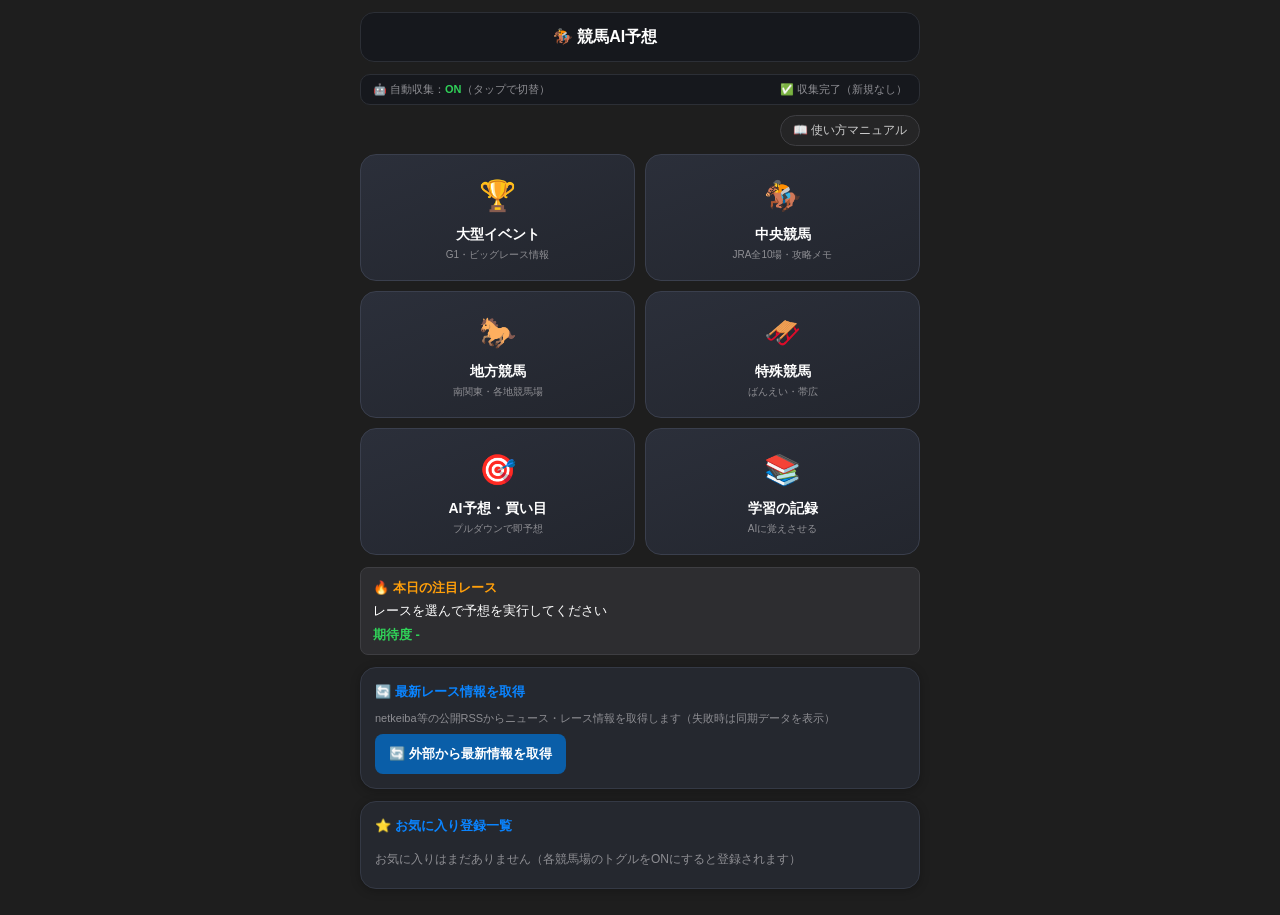
<file: index.html>
<!DOCTYPE html>
<html lang="ja">
<head>
<meta charset="UTF-8">
<meta name="viewport" content="width=device-width, initial-scale=1.0">
<title>競馬AI予想 - Elizabeth</title>
<link rel="manifest" href="manifest.json">
<meta name="theme-color" content="#1e1e1e">
<meta name="apple-mobile-web-app-capable" content="yes">
<meta name="apple-mobile-web-app-status-bar-style" content="black-translucent">
<meta name="apple-mobile-web-app-title" content="競馬AI予想">
<link rel="apple-touch-icon" href="icon-192.png">
<style>
* { margin: 0; padding: 0; box-sizing: border-box; }
body { font-family: -apple-system, BlinkMacSystemFont, "Hiragino Kaku Gothic ProN", "Yu Gothic", Meiryo, sans-serif; background: #1e1e1e; color: #ffffff; line-height: 1.5; padding: 12px; }
.app-container { max-width: 560px; margin: 0 auto; }

.app-bar { background: #16181d; border: 1px solid #2c2f36; border-radius: 14px; padding: 12px 14px; margin-bottom: 12px; display: flex; align-items: center; gap: 10px; position: sticky; top: 8px; z-index: 10; }
.back-btn { display: none; padding: 7px 12px; background: #2d2f36; border: 1px solid #3e3e42; border-radius: 8px; color: #64d2ff; font-size: 12px; font-weight: 600; cursor: pointer; white-space: nowrap; }
.back-btn:hover { background: #3e3e42; }
.app-title { flex: 1; text-align: center; font-size: 16px; font-weight: 700; color: #ffffff; }
.app-sub { font-size: 11px; color: #0a84ff; font-weight: 600; min-width: 60px; text-align: right; }

.menu-grid { display: grid; grid-template-columns: 1fr 1fr; gap: 10px; margin-bottom: 12px; }
.menu-card { background: linear-gradient(160deg, #2b2f3a 0%, #23262e 100%); border: 1px solid #3a3f4d; border-radius: 16px; padding: 18px 10px; text-align: center; cursor: pointer; transition: transform 0.12s, border-color 0.12s, box-shadow 0.12s; }
.menu-card:hover { transform: translateY(-2px); border-color: #0a84ff; box-shadow: 0 6px 18px rgba(10,132,255,0.15); }
.menu-card:active { transform: scale(0.97); }
.menu-card .m-emoji { font-size: 30px; display: block; margin-bottom: 6px; }
.menu-card .m-name { font-size: 14px; font-weight: 700; color: #ffffff; }
.menu-card .m-desc { font-size: 10px; color: #8e8e93; margin-top: 3px; line-height: 1.4; }
.screen-title { font-size: 18px; font-weight: 700; color: #ffffff; margin: 4px 2px 12px; display: flex; align-items: center; gap: 8px; }
.screen-title .st-badge { font-size: 11px; font-weight: 600; color: #0a84ff; background: rgba(10,132,255,0.12); border: 1px solid rgba(10,132,255,0.35); padding: 3px 8px; border-radius: 20px; }

.tab-panel { display: none; margin-bottom: 12px; }
.tab-panel.active { display: block; }

.card { background: #25282f; border: 1px solid #343945; border-radius: 16px; padding: 14px; margin-bottom: 12px; box-shadow: 0 2px 10px rgba(0,0,0,0.25); }
.card h3 { font-size: 13px; color: #0a84ff; margin-bottom: 8px; }
.card h4 { font-size: 12px; color: #ff9f0a; margin: 10px 0 6px; }

.g1-grid { display: grid; grid-template-columns: 1fr 1fr; gap: 8px; }
.g1-card { background: #252526; border: 1px solid #3e3e42; border-radius: 8px; padding: 10px; }
.g1-card .g1-name { font-size: 12px; font-weight: 700; color: #ffd60a; margin-bottom: 4px; }
.g1-card .g1-meta { font-size: 11px; color: #cccccc; margin-bottom: 6px; }
.g1-card a { display: inline-block; font-size: 11px; color: #64d2ff; text-decoration: none; padding: 3px 8px; background: #1e1e1e; border: 1px solid #3e3e42; border-radius: 5px; }
.g1-card a:hover { background: #0a5ea8; color: #fff; }

.link-list { display: flex; flex-wrap: wrap; gap: 6px; }
.link-btn { display: inline-block; padding: 7px 12px; background: #252526; border: 1px solid #3e3e42; border-radius: 6px; color: #64d2ff; font-size: 12px; text-decoration: none; font-weight: 600; }
.link-btn:hover { background: #0a5ea8; border-color: #0a5ea8; color: #fff; }

.target-card { background: #2d2d30; border: 1px solid #3e3e42; border-radius: 8px; padding: 10px 12px; margin-bottom: 10px; font-size: 13px; }
.target-card .title { font-weight: 600; color: #ff9f0a; }
.target-card .content { margin-top: 4px; color: #ffffff; }
.target-card .exp { color: #30d158; font-weight: 600; }

.accordion-item { background: #2d2d30; border: 1px solid #3e3e42; border-radius: 8px; margin-bottom: 6px; overflow: hidden; }
.accordion-header { padding: 9px 12px; cursor: pointer; display: flex; justify-content: space-between; align-items: center; font-size: 13px; font-weight: 600; color: #cccccc; transition: background 0.15s; }
.accordion-header:hover { background: #3e3e42; }
.accordion-header.active { background: #1f3a5f; color: #ffffff; }
.accordion-toggle { font-size: 13px; color: #8e8e93; }
.accordion-content { padding: 0; max-height: 0; overflow: hidden; transition: max-height 0.3s ease; background: #252526; }
.accordion-content.open { max-height: 640px; overflow-y: auto; padding: 4px 0; }

.venue-row { display: flex; align-items: center; gap: 8px; padding: 8px 12px; border-bottom: 1px solid #3e3e42; font-size: 12px; }
.venue-row:last-of-type { border-bottom: none; }
.venue-name { width: 88px; flex-shrink: 0; color: #ffffff; font-weight: 600; cursor: pointer; }
.venue-name:hover { color: #64d2ff; }
.venue-event { flex: 1; color: #cccccc; font-size: 11px; overflow: hidden; text-overflow: ellipsis; white-space: nowrap; }
.venue-event .ev-star { color: #555; margin-right: 4px; }
.venue-event .ev-star.on { color: #ff9f0a; }
.fav-star { color: #555; font-size: 15px; cursor: pointer; flex-shrink: 0; }
.fav-star.on { color: #ff9f0a; }
.toggle { position: relative; width: 36px; height: 20px; background: #555; border-radius: 10px; cursor: pointer; flex-shrink: 0; }
.toggle.active { background: #30d158; }
.toggle::after { content: ''; position: absolute; top: 2px; left: 2px; width: 16px; height: 16px; background: #fff; border-radius: 50%; transition: 0.2s; }
.toggle.active::after { transform: translateX(16px); }
.venue-detail { display: none; padding: 10px 12px; background: #1e1e1e; border-bottom: 1px solid #3e3e42; font-size: 12px; }
.venue-detail.open { display: block; }
.venue-detail .ev-title { color: #ff9f0a; font-weight: 600; margin-bottom: 4px; }
.venue-detail .ev-list { color: #cccccc; margin-bottom: 8px; }
.memo-box { background: #2d2d30; border: 1px solid #3e3e42; border-radius: 6px; padding: 8px; }
.memo-view { min-height: 24px; color: #cccccc; margin-bottom: 6px; white-space: pre-wrap; }
.memo-inputs { display: flex; gap: 6px; }
.memo-inputs input { flex: 1; padding: 6px; background: #1e1e1e; border: 1px solid #3e3e42; border-radius: 5px; color: #ffffff; font-size: 12px; }
.memo-inputs button { padding: 6px 10px; border: none; border-radius: 5px; color: #fff; font-size: 12px; cursor: pointer; }
.memo-inputs .save { background: #0a5ea8; }
.memo-inputs .del { background: #b91c1c; }

.field { margin-bottom: 10px; }
.field label { display: block; font-size: 11px; color: #8e8e93; margin-bottom: 4px; }
select, .text-input { width: 100%; padding: 10px; background: #1e1e1e; border: 1px solid #3e3e42; border-radius: 7px; color: #ffffff; font-size: 13px; }
select:focus, .text-input:focus { outline: none; border-color: #0a5ea8; }
.budget-row { display: flex; gap: 6px; align-items: center; flex-wrap: wrap; }
.budget-row input { width: 100px; padding: 9px; background: #1e1e1e; border: 1px solid #3e3e42; border-radius: 7px; color: #ffffff; font-size: 13px; }
.quick-btns { display: flex; gap: 6px; flex-wrap: wrap; margin-top: 6px; }
.quick-btn { padding: 6px 12px; background: #252526; border: 1px solid #3e3e42; border-radius: 6px; color: #cccccc; font-size: 12px; cursor: pointer; }
.quick-btn:hover { background: #3e3e42; color: #fff; }
.quick-btn.active { background: #0a5ea8; border-color: #0a5ea8; color: #fff; }
.pill-group { display: flex; gap: 5px; flex-wrap: wrap; margin-top: 4px; }
.pill { padding: 6px 12px; background: #252526; border: 1px solid #3e3e42; border-radius: 999px; color: #cccccc; font-size: 12px; cursor: pointer; }
.pill.active { background: #0a84ff; border-color: #0a84ff; color: #fff; font-weight: 600; }
.pill-label { font-size: 11px; color: #8e8e93; margin-top: 8px; display: block; }
.correction-row { display: flex; gap: 8px; flex-wrap: wrap; }
.correction-row input { flex: 1; min-width: 120px; padding: 8px; background: #1e1e1e; border: 1px solid #3e3e42; border-radius: 6px; color: #ffffff; font-size: 12px; }
.correction-row label { font-size: 11px; color: #8e8e93; align-self: center; }
details.free-input { margin-top: 8px; }
details.free-input summary { font-size: 12px; color: #64d2ff; cursor: pointer; padding: 6px 0; }
.paste-area { width: 100%; min-height: 110px; background: #1e1e1e; border: 1px solid #3e3e42; border-radius: 6px; padding: 8px; color: #ffffff; font-family: Menlo, monospace; font-size: 12px; margin-top: 6px; resize: vertical; }

.btn { padding: 11px 14px; border: none; border-radius: 8px; color: #fff; font-weight: 600; cursor: pointer; font-size: 13px; transition: all 0.15s; }
.btn-block { width: 100%; }
.btn-primary { background: #0a5ea8; }
.btn-primary:hover { background: #0a84ff; }
.btn-success { background: #1d7a34; }
.btn-success:hover { background: #30d158; color: #000; }
.btn-copy { background: #8a5a00; }
.btn-copy:hover { background: #ff9f0a; }
.btn-row { display: flex; gap: 6px; margin-top: 8px; flex-wrap: wrap; }
.btn-row .btn { flex: 1; min-width: 120px; }

.result-panel { background: #252526; border: 1px solid #3e3e42; border-radius: 8px; padding: 10px 12px; margin-top: 10px; display: none; }
.result-panel.show { display: block; }
.result-item { display: flex; justify-content: space-between; gap: 8px; padding: 6px 0; border-bottom: 1px solid #3e3e42; font-size: 12px; }
.result-item:last-child { border-bottom: none; }
.result-item .label { color: #8e8e93; white-space: nowrap; }
.result-item .value { color: #ffffff; font-weight: 600; text-align: right; }
.ticket-num { font-family: Menlo, monospace; font-weight: bold; color: #ff9f0a; }
.ticket-money { color: #64d2ff; font-size: 11px; }
.stars { color: #ffd60a; }
.confidence { color: #0a84ff; font-weight: 600; }

.latest-card { background: #25282f; border: 1px solid #343945; border-radius: 14px; padding: 14px; margin-bottom: 12px; }
.latest-card h3 { font-size: 13px; color: #0a84ff; margin-bottom: 4px; }
.latest-time { font-size: 11px; color: #8e8e93; margin-bottom: 8px; }
.latest-group { margin-bottom: 8px; }
.latest-group .g-title { font-size: 11px; font-weight: 700; color: #ff9f0a; margin-bottom: 4px; }
.latest-item { display: flex; justify-content: space-between; gap: 8px; padding: 5px 0; border-bottom: 1px solid #3e3e42; font-size: 12px; }
.latest-item:last-child { border-bottom: none; }
.latest-item .li-title { color: #cccccc; flex: 1; }
.latest-item .li-src { color: #8e8e93; font-size: 10px; white-space: nowrap; }
.latest-item a { color: #64d2ff; text-decoration: none; }
.latest-ai { margin-top: 8px; }
.latest-ai textarea { width: 100%; min-height: 60px; background: #1e1e1e; border: 1px solid #3e3e42; border-radius: 6px; padding: 8px; color: #cccccc; font-family: Menlo, monospace; font-size: 11px; resize: vertical; }

.history-box, .learn-list { background: #1e1e1e; border: 1px solid #3e3e42; border-radius: 8px; padding: 10px; margin-top: 10px; font-size: 12px; max-height: 180px; overflow-y: auto; }
.history-box div, .learn-item { padding: 5px 0; border-bottom: 1px solid #2d2d30; color: #8e8e93; }
.learn-item { color: #cccccc; }
.learn-item .li-head { display: flex; justify-content: space-between; gap: 8px; align-items: center; }
.learn-item .li-meta { font-size: 10px; color: #8e8e93; }
.learn-item .li-text { margin-top: 4px; color: #8e8e93; white-space: pre-wrap; max-height: 60px; overflow-y: auto; font-size: 11px; }
.learn-item .li-btns button { padding: 3px 8px; font-size: 10px; border: none; border-radius: 4px; cursor: pointer; margin-left: 4px; }
.learn-item .li-btns .edit { background: #0a5ea8; color: #fff; }
.learn-item .li-btns .del { background: #b91c1c; color: #fff; }
.fav-item { display: flex; align-items: center; gap: 8px; padding: 8px 10px; background: #252526; border: 1px solid #3e3e42; border-radius: 8px; margin-bottom: 6px; font-size: 12px; flex-wrap: wrap; }
.fav-item .fav-name { font-weight: 700; color: #ffd60a; min-width: 90px; }
.fav-item .fav-event { flex: 1; color: #cccccc; font-size: 11px; }
.fav-item button { padding: 5px 10px; font-size: 11px; border: none; border-radius: 5px; cursor: pointer; }
.fav-item .go { background: #0a5ea8; color: #fff; }
.fav-item .unfav { background: #3e3e42; color: #cccccc; }
.fav-empty { font-size: 12px; color: #8e8e93; padding: 6px 0; }

.view-count { text-align: center; font-size: 10px; color: #48484a; margin-top: 14px; }
@media (max-width: 540px) { body { padding: 8px; } .app-container { max-width: 100%; } .venue-event { display: none; } .g1-grid { grid-template-columns: 1fr; } .menu-card .m-name { font-size: 13px; } .app-title { font-size: 14px; } }
</style>
</head>
<body>
<div class="app-container">

<div class="app-bar">
  <button class="back-btn" id="back-btn" onclick="goHome()">＜ ホームへ戻る</button>
  <div class="app-title">🏇 競馬AI予想</div>
  <div class="app-sub" id="app-sub"></div>
</div>
<div id="autofetch-bar" onclick="toggleAutoFetch()" style="display:flex;justify-content:space-between;align-items:center;background:#16181d;border:1px solid #2c2f36;border-radius:10px;padding:6px 12px;margin-bottom:10px;font-size:11px;color:#8e8e93;cursor:pointer;">
  <span>🤖 自動収集：<b id="autofetch-state" style="color:#30d158;">ON</b>（タップで切替）</span>
  <span id="autofetch-status">未取得</span>
</div>

<!-- ホーム画面（メニュー一覧） -->
<div class="tab-panel active" id="panel-home">
  <div style="display:flex;justify-content:flex-end;margin-bottom:8px;">
    <button class="pill" onclick="toggleManual()" style="font-size:12px;">📖 使い方マニュアル</button>
  </div>
  <div class="menu-grid">
    <div class="menu-card" onclick="setTab('events')"><span class="m-emoji">🏆</span><div class="m-name">大型イベント</div><div class="m-desc">G1・ビッグレース情報</div></div>
    <div class="menu-card" onclick="setTab('jra')"><span class="m-emoji">🏇</span><div class="m-name">中央競馬</div><div class="m-desc">JRA全10場・攻略メモ</div></div>
    <div class="menu-card" onclick="setTab('nar')"><span class="m-emoji">🐎</span><div class="m-name">地方競馬</div><div class="m-desc">南関東・各地競馬場</div></div>
    <div class="menu-card" onclick="setTab('banei')"><span class="m-emoji">🛷</span><div class="m-name">特殊競馬</div><div class="m-desc">ばんえい・帯広</div></div>
    <div class="menu-card" onclick="setTab('predict')"><span class="m-emoji">🎯</span><div class="m-name">AI予想・買い目</div><div class="m-desc">プルダウンで即予想</div></div>
    <div class="menu-card" onclick="setTab('learn')"><span class="m-emoji">📚</span><div class="m-name">学習の記録</div><div class="m-desc">AIに覚えさせる</div></div>
  </div>
  <div class="target-card" style="margin-bottom:12px;">
    <div class="title">🔥 本日の注目レース</div>
    <div class="content" id="target-content">レースを選んで予想を実行してください</div>
    <div style="display:flex;justify-content:space-between;margin-top:4px;">
      <span class="exp" id="target-exp">期待度 -</span>
      <span class="stars" id="target-stars"></span>
    </div>
  </div>
  <div class="card">
    <h3>🔄 最新レース情報を取得</h3>
    <p style="font-size:11px;color:#8e8e93;margin:0 0 8px;">netkeiba等の公開RSSからニュース・レース情報を取得します（失敗時は同期データを表示）</p>
    <button class="btn btn-primary" onclick="fetchExternalNews()">🔄 外部から最新情報を取得</button>
    <span id="ext-status-home" style="font-size:11px;color:#8e8e93;margin-left:8px;"></span>
  </div>
  <div class="card">
    <h3>⭐ お気に入り登録一覧</h3>
    <div id="fav-home"></div>
  </div>
</div>

<!-- 1. 大型イベント -->
<div class="tab-panel" id="panel-events">
  <div class="screen-title">🏆 大型イベント<span class="st-badge">G1・ビッグレース</span></div>
  <div class="card">
    <h3>🏆 年間ビッグレース（G1・メインイベント）</h3>
    <div class="g1-grid" id="g1-grid"></div>
  </div>
  <div class="card">
    <h3>🔗 大会公式リンク</h3>
    <div class="link-list">
      <a class="link-btn" href="https://www.jra.go.jp/keiba/" target="_blank" rel="noopener">JRA レース情報</a>
      <a class="link-btn" href="https://db.netkeiba.com/?pid=race_list" target="_blank" rel="noopener">netkeiba レース一覧</a>
      <a class="link-btn" href="https://www.keiba.go.jp/" target="_blank" rel="noopener">地方競馬全国協会</a>
      <a class="link-btn" href="https://www.keiba.go.jp/banei/" target="_blank" rel="noopener">ばんえい競馬</a>
    </div>
  </div>
  <div class="latest-card" id="latest-card" style="display:none;">
    <h3>📢 最新の競馬情報（管理画面から同期）</h3>
    <div class="latest-time" id="latest-time"></div>
    <div id="latest-body"></div>
  </div>
</div>

<!-- 2. 中央競馬 -->
<div class="tab-panel" id="panel-jra">
  <div class="screen-title">🏇 中央競馬<span class="st-badge">JRA全10場</span></div>
  <div class="card">
    <h3>🏇 JRA 公式リンク</h3>
    <div class="link-list">
      <a class="link-btn" href="https://www.jra.go.jp/" target="_blank" rel="noopener">JRA公式</a>
      <a class="link-btn" href="https://www.jra.go.jp/keiba/" target="_blank" rel="noopener">レース情報</a>
      <a class="link-btn" href="https://www.jra.go.jp/fun/" target="_blank" rel="noopener">ファンコミュニティ</a>
      <a class="link-btn" href="https://race.netkeiba.com/" target="_blank" rel="noopener">netkeiba(中央)</a>
    </div>
  </div>
  <div class="accordion-item">
    <div class="accordion-header active" onclick="toggleAccordion(this, 'jra-section')">
      <span>中央競馬場（JRA全10場）</span><span class="accordion-toggle">▲</span>
    </div>
    <div class="accordion-content open" id="jra-section"><div id="jra-venues"></div></div>
  </div>
  <div class="latest-card" id="latest-jra" style="display:none;">
    <h3>📢 中央競馬の最新情報</h3>
    <div class="latest-time" id="latest-time-jra"></div>
    <div id="latest-body-jra"></div>
  </div>
  <div class="card">
    <h3>⭐ お気に入り登録一覧（中央競馬）</h3>
    <div id="fav-jra"></div>
  </div>
</div>

<!-- 3. 地方競馬 -->
<div class="tab-panel" id="panel-nar">
  <div class="screen-title">🐎 地方競馬<span class="st-badge">南関東・各地</span></div>
  <div class="card">
    <h3>🐎 地方競馬（NAR）公式リンク</h3>
    <div class="link-list">
      <a class="link-btn" href="https://www.keiba.go.jp/" target="_blank" rel="noopener">地方競馬全国協会</a>
      <a class="link-btn" href="https://nar.netkeiba.com/" target="_blank" rel="noopener">netkeiba地方競馬</a>
      <a class="link-btn" href="https://www.keiba.go.jp/topics/" target="_blank" rel="noopener">開催情報</a>
    </div>
  </div>
  <div class="accordion-item">
    <div class="accordion-header active" onclick="toggleAccordion(this, 'nar-section')">
      <span>地方競馬場（南関東・門別・園田など）</span><span class="accordion-toggle">▲</span>
    </div>
    <div class="accordion-content open" id="nar-section"><div id="nar-venues"></div></div>
  </div>
  <div class="latest-card" id="latest-nar" style="display:none;">
    <h3>📢 地方競馬の最新情報</h3>
    <div class="latest-time" id="latest-time-nar"></div>
    <div id="latest-body-nar"></div>
  </div>
  <div class="card">
    <h3>⭐ お気に入り登録一覧（地方競馬）</h3>
    <div id="fav-nar"></div>
  </div>
</div>

<!-- 4. 特殊競馬 -->
<div class="tab-panel" id="panel-banei">
  <div class="screen-title">🛷 特殊競馬（ばんえい）<span class="st-badge">帯広</span></div>
  <div class="accordion-item">
    <div class="accordion-header active" onclick="toggleAccordion(this, 'banei-section')">
      <span>特殊競馬場（ばんえい・帯広）</span><span class="accordion-toggle">▲</span>
    </div>
    <div class="accordion-content open" id="banei-section"><div id="banei-venues"></div></div>
  </div>
  <div class="latest-card" id="latest-banei" style="display:none;">
    <h3>📢 特殊競馬（ばんえい）の最新情報</h3>
    <div class="latest-time" id="latest-time-banei"></div>
    <div id="latest-body-banei"></div>
  </div>
  <div class="card">
    <h3>⭐ お気に入り登録一覧（ばんえい）</h3>
    <div id="fav-banei"></div>
  </div>
  <div class="card">
    <h3>🛷 ばんえい競馬（帯広）とは</h3>
    <p style="font-size:12px;color:#cccccc;line-height:1.8;">
      北海道・帯広競馬場で行われる特殊競馬。<b>そり（そり馬）</b>を引くため平地とは全く異なる特性があります。<br>
      ・馬場は<b>砂</b>で、水分量が多いほどタイムが伸びる（重い馬場）<br>
      ・<b>重量（斤量）</b>が成績に直結。重賞は別定、特別はハンデが多い<br>
      ・スタート直後の<b>先行力</b>と<b>パワー</b>が重要。砂をかき分ける推進力が鍵<br>
      ・冬季開催（概ね4月〜12月）が中心。雪解け後の馬場状態に注意
    </p>
  </div>
  <div class="card">
    <h3>📌 ばんえい攻略ポイント</h3>
    <ul style="font-size:12px;color:#cccccc;padding-left:18px;line-height:1.9;">
      <li>斤量の軽い馬／実績のある先行馬を重視</li>
      <li>馬場水分量が多い日は差し・追い込みが届きにくい</li>
      <li>ばんえい記念（G1・12月頃）は年間最大のメイン</li>
      <li>オッズより「調教タイム＋馬体重増減」を重視するファンが多い</li>
    </ul>
  </div>
  <div class="card">
    <h3>🔗 公式リンク</h3>
    <div class="link-list">
      <a class="link-btn" href="https://www.keiba.go.jp/banei/" target="_blank" rel="noopener">ばんえい公式</a>
      <a class="link-btn" href="https://www.keiba.go.jp/" target="_blank" rel="noopener">地方競馬全国協会</a>
      <a class="link-btn" href="https://nar.netkeiba.com/" target="_blank" rel="noopener">netkeibaばんえい</a>
    </div>
  </div>
</div>

<!-- 5. AI予想・買い目 -->
<div class="tab-panel" id="panel-predict">
  <div class="screen-title">🎯 AI予想・買い目<span class="st-badge">プルダウンで即予想</span></div>
  <div class="card">
    <h3>🎯 AI予想・買い目</h3>
    <div class="field">
      <label>① 対象レースを選択（競馬場 → レース番号）</label>
      <select id="venue-select" onchange="onVenueRaceChange()"></select>
      <select id="race-select" onchange="onVenueRaceChange()" style="margin-top:6px;"></select>
    </div>
    <div class="field">
      <label>② 注目・最新レースからクイック選択（任意）</label>
      <select id="quick-select" onchange="onQuickSelect()"></select>
      <div style="display:flex;gap:6px;align-items:center;margin-top:6px;flex-wrap:wrap;">
        <button class="btn btn-primary" style="padding:8px 12px;font-size:12px;flex:1;min-width:170px;" onclick="fetchExternalNews()">🔄 外部から最新情報を取得</button>
        <span id="ext-status" style="font-size:11px;color:#8e8e93;"></span>
      </div>
    </div>
    <details class="free-input">
      <summary>✏️ 自由入力・出馬表コピペ（馬番・馬名・オッズを貼り付け）</summary>
      <textarea id="paste-data" class="paste-area" placeholder="例：&#10;1 ディープインパクト 3.2&#10;2 ジェンティルドンナ 5.0&#10;3 キタサンブラック 2.8"></textarea>
    </details>
    <div class="field" style="margin-top:10px;">
      <label>② 予算（金額）</label>
      <div class="budget-row">
        <input type="number" id="budget" value="3000" min="100" step="100">
        <span style="font-size:11px;color:#8e8e93;">円</span>
      </div>
      <div class="quick-btns">
        <button class="quick-btn" onclick="setBudget(1000)">1,000円</button>
        <button class="quick-btn active" onclick="setBudget(3000)">3,000円</button>
        <button class="quick-btn" onclick="setBudget(5000)">5,000円</button>
        <button class="quick-btn" onclick="setBudget(10000)">10,000円</button>
      </div>
    </div>
    <div class="field">
      <label>③ オプション（任意）</label>
      <div class="correction-row">
        <label>過剰人気切り：</label><input type="text" id="exclude-horses" placeholder="馬番（例：1,5）">
        <label>穴馬指定：</label><input type="text" id="include-horses" placeholder="馬番（例：7）">
      </div>
    </div>
    <div class="field">
      <label>④ 馬場状態・距離（ワンタップ）</label>
      <span class="pill-label">馬場状態</span>
      <div class="pill-group" id="cond-track">
        <button type="button" class="pill active" data-v="良" onclick="setCond('track',this)">良</button>
        <button type="button" class="pill" data-v="稍重" onclick="setCond('track',this)">稍重</button>
        <button type="button" class="pill" data-v="重" onclick="setCond('track',this)">重</button>
        <button type="button" class="pill" data-v="不良" onclick="setCond('track',this)">不良</button>
      </div>
      <span class="pill-label">距離区分</span>
      <div class="pill-group" id="cond-dist">
        <button type="button" class="pill" data-v="短距離" onclick="setCond('dist',this)">短距離（〜1400m）</button>
        <button type="button" class="pill" data-v="マイル" onclick="setCond('dist',this)">マイル（1600m）</button>
        <button type="button" class="pill" data-v="中距離" onclick="setCond('dist',this)">中距離（1800〜2200m）</button>
        <button type="button" class="pill" data-v="長距離" onclick="setCond('dist',this)">長距離（2400m〜）</button>
      </div>
    </div>
    <div class="btn-row">
      <button class="btn btn-primary btn-block" onclick="runPredict()">🎯 この条件でAI予想を実行</button>
    </div>
    <div class="result-panel" id="result-panel">
      <div class="result-item"><span class="label">レース：</span><span class="value" id="res-race">-</span></div>
      <div class="result-item"><span class="label">AI確信度：</span><span class="value confidence" id="res-conf">-</span></div>
      <div class="result-item"><span class="label">評価：</span><span class="value stars" id="res-stars">-</span></div>
      <div class="result-item"><span class="label">推奨買い目（馬連）：</span><span class="value ticket-num" id="res-ticket">-</span></div>
      <div class="result-item"><span class="label">馬連：</span><span class="value" id="res-waku">-</span></div>
      <div class="result-item"><span class="label">3連複：</span><span class="value" id="res-renpuku">-</span></div>
      <div class="result-item"><span class="label">3連単：</span><span class="value" id="res-sanrentan">-</span></div>
      <div class="result-item"><span class="label">戦略①：</span><span class="value">本命勝負</span></div>
      <div class="result-item"><span class="label">戦略②：</span><span class="value">ハイブリッド</span></div>
      <div class="result-item"><span class="label">資金配分：</span><span class="value ticket-money" id="res-budget" style="font-size:11px;">-</span></div>
      <div class="result-item"><span class="label">📡 根拠情報：</span><span class="value" id="res-evidence" style="font-size:11px;">-</span></div>
    </div>
    <div class="btn-row" style="margin-top:8px;">
      <button class="btn btn-copy" style="flex:1;" onclick="copyTickets()">📋 買い目をコピー</button>
      <button class="btn btn-success" style="flex:1;" onclick="answerCheck()">🏁 答え合わせ</button>
    </div>
    <div class="btn-row" style="margin-top:6px;">
      <button class="btn btn-primary btn-block" onclick="shareResult()">📤 的中・AI成長実績をシェア用にコピー</button>
    </div>
    <div id="result-input-area" style="margin-top:8px;display:none;">
      <div class="correction-row">
        <label>1着：</label><input type="text" id="in-1st" placeholder="馬番">
        <label>2着：</label><input type="text" id="in-2nd" placeholder="馬番">
        <label>3着：</label><input type="text" id="in-3rd" placeholder="馬番">
        <label>払戻：</label><input type="text" id="in-payout" placeholder="円">
      </div>
      <div class="btn-row" style="margin-top:6px;">
        <button class="btn btn-success btn-block" onclick="saveAnswerCheck()">💾 結果を保存してAIに反省学習させる</button>
      </div>
    </div>
    <div class="history-box" id="history-box"></div>
  </div>
</div>

<!-- 6. 学習の記録 -->
<div class="tab-panel" id="panel-learn">
  <div class="screen-title">📚 学習の記録<span class="st-badge">AIに覚えさせる</span></div>
  <div class="card">
    <h3>📚 AIに覚えさせる（学習登録）</h3>
    <p style="font-size:11px;color:#8e8e93;margin-bottom:10px;">レース結果・出馬表・攻略メモを貼り付けて保存すると、AI予想の精度に反映されます。</p>
    <div class="field">
      <label>カテゴリ</label>
      <select id="learn-category" onchange="onLearnCategoryChange()">
        <option value="g1">大型イベント（G1・ビッグレース）</option>
        <option value="jra">中央競馬（JRA）</option>
        <option value="nar">地方競馬（NAR）</option>
        <option value="banei">特殊競馬（ばんえい）</option>
      </select>
    </div>
    <div class="field">
      <label>競馬場</label>
      <select id="learn-venue"></select>
    </div>
    <div class="field">
      <label>レース名・日付</label>
      <input type="text" id="learn-race" class="text-input" placeholder="例：エリザベス女王杯 / 2026年11月23日">
    </div>
    <div class="field">
      <label>情報・レース結果・傾向テキスト</label>
      <textarea id="learn-text" class="paste-area" style="min-height:130px;" placeholder="ネットからコピーした出馬表・レース結果・攻略メモを貼り付け..."></textarea>
    </div>
    <div class="btn-row">
      <button class="btn btn-success btn-block" onclick="saveLearning()">💾 AIに覚えさせる（学習保存）</button>
    </div>
    <h4>🗂 覚えさせた学習リスト（編集・削除可能）</h4>
    <div class="learn-list" id="learn-list"></div>
  </div>

  <div class="card">
    <h3>📡 外部データ取得・AI学習ステーション</h3>
    <p style="font-size:11px;color:#8e8e93;margin-bottom:10px;">公開フィード・同期データからレース情報を読み込み、この端末のAIに保存します。</p>
    <div class="field">
      <label>① 取得対象</label>
      <select id="station-target" onchange="onStationTargetChange()">
        <option value="all">🌐 すべての競馬場（中央・地方・ばんえい一括）</option>
        <option value="g1">🏆 大型イベント・重賞のみ</option>
        <option value="jra">🏇 中央競馬（JRA）</option>
        <option value="nar">🐎 地方競馬（NAR）</option>
        <option value="banei">🛷 特殊競馬（帯広ばんえい）</option>
      </select>
    </div>
    <div class="field">
      <label>競馬場（任意・個別指定）</label>
      <select id="station-venue"><option value="">（全場対象）</option></select>
    </div>
    <div class="field">
      <label>② 取得範囲</label>
      <select id="station-range">
        <option value="upcoming">📅 直近・本日のレース予定＆最新情報</option>
        <option value="results">📊 過去1週間分のレース結果・傾向データ</option>
        <option value="both">🔄 直近予定 ＋ 過去1週間分を一括取得</option>
      </select>
    </div>
    <div class="btn-row">
      <button class="btn btn-primary btn-block" onclick="fetchStationData()">📥 読み込んでAIに保存</button>
    </div>
    <div id="station-status" style="font-size:11px;color:#8e8e93;margin-top:6px;"></div>
  </div>

  <div class="card">
    <h3>📈 AI学習度・成長グラフ</h3>
    <div id="learn-level" style="font-size:13px;font-weight:700;color:#0a84ff;margin-bottom:8px;">-</div>
    <div id="pnl-summary" style="font-size:11px;color:#8e8e93;margin-bottom:8px;">-</div>
    <canvas id="cv-gauge" style="width:100%;height:90px;"></canvas>
    <div style="font-size:11px;color:#8e8e93;margin:8px 0 2px;">カテゴリ別・得意度</div>
    <canvas id="cv-bars" style="width:100%;height:150px;"></canvas>
    <div style="font-size:11px;color:#8e8e93;margin:8px 0 2px;">学習件数の推移（直近14日・累計）</div>
    <canvas id="cv-trend" style="width:100%;height:120px;"></canvas>
  </div>

  <div class="card">
    <h3>🔄 マイAIデータの引き継ぎ</h3>
    <p style="font-size:11px;color:#8e8e93;margin-bottom:8px;">学習データ・予想履歴・答え合わせ・お気に入りをJSONで書き出し／復元できます。</p>
    <div class="btn-row">
      <button class="btn btn-copy" style="flex:1;" onclick="exportBackup()">📤 書き出し（コピー）</button>
      <button class="btn btn-primary" style="flex:1;" onclick="document.getElementById('backup-restore').click()">📥 ファイルから復元</button>
      <input type="file" id="backup-restore" accept=".json,application/json" style="display:none;" onchange="importBackupFile(this)">
    </div>
    <textarea id="backup-area" class="paste-area" style="min-height:70px;margin-top:8px;" placeholder="書き出したJSON、または復元用JSONを貼り付け…"></textarea>
    <div class="btn-row" style="margin-top:6px;">
      <button class="btn btn-success btn-block" onclick="importBackup()">💾 貼り付けJSONから復元</button>
    </div>
  </div>
</div>

<div class="view-count" id="view-count"></div>
</div>

<!-- 使い方マニュアル（オーバーレイ） -->
<div id="manual-overlay" style="display:none;position:fixed;inset:0;background:rgba(0,0,0,0.6);z-index:50;overflow-y:auto;" onclick="if(event.target===this)toggleManual()">
  <div style="max-width:560px;margin:24px auto;background:#1e1e1e;border:1px solid #3a3f4d;border-radius:16px;padding:18px;">
    <div style="display:flex;justify-content:space-between;align-items:center;margin-bottom:12px;">
      <div style="font-size:16px;font-weight:700;">📖 使い方マニュアル</div>
      <button class="pill" onclick="toggleManual()">✕ 閉じる</button>
    </div>
    <div class="card" style="margin-bottom:10px;">
      <h3>① 6つのメニューの見方</h3>
      <pre style="font-family:inherit;font-size:12px;color:#cccccc;white-space:pre-wrap;line-height:1.7;margin:0;">🏠 ホーム
 ├─ 🏆 大型イベント … G1・ビッグレース年間情報＋最新ニュース
 ├─ 🏇 中央競馬     … JRA全10場の攻略メモ・お気に入り・公式リンク
 ├─ 🐎 地方競馬     … 南関東・門別・園田などNAR各場
 ├─ 🛷 特殊競馬     … 帯広・ばんえい競馬の専門情報
 ├─ 🎯 AI予想・買い目 … 下記②の手順で即予想
 └─ 📚 学習の記録   … 下記③の手順でAIを育てる

各画面の競馬場カードはタップで開閉。⭐トグルでお気に入り登録
→ ホーム下部の「⭐お気に入り一覧」からワンタップで予想へジャンプ。</pre>
    </div>
    <div class="card" style="margin-bottom:10px;">
      <h3>② AI予想・買い目の使い方</h3>
      <pre style="font-family:inherit;font-size:12px;color:#cccccc;white-space:pre-wrap;line-height:1.7;margin:0;">1) ①競馬場を選択（中央/地方/特殊の3分類）
2) ②レース番号を選択（1R〜12R、11R=メイン/12R=最終）
   └ 任意：注目レースのクイック選択や「🔄外部から最新情報を取得」
3) ③予算を選択（1,000〜10,000円のクイックボタン）
4) ④馬場状態（良/稍重/重/不良）と距離区分をワンタップ指定
   └ 学習データと一致する傾向を自動で予想に反映
5) 「🎯この条件でAI予想を実行」→ 馬連/馬単/3連複/3連単と
   確信度・★評価・100円単位の資金配分を表示
6) 「📋買い目をコピー」でそのまま投票メモに貼り付け</pre>
    </div>
    <div class="card" style="margin-bottom:10px;">
      <h3>③ 学習の記録と答え合わせ学習</h3>
      <pre style="font-family:inherit;font-size:12px;color:#cccccc;white-space:pre-wrap;line-height:1.7;margin:0;">【AIに覚えさせる】
 出馬表・レース結果・攻略メモを貼り付けて「💾AIに覚えさせる」
 → この端末（localStorage）にだけ保存されるので他人に見えない

【📡 外部データ取得ステーション】
 対象（全場/大型/中央/地方/ばんえい）×範囲（直近予定/過去1週間結果/両方）
 を選んで「📥読み込んでAIに保存」→ 自動で学習データ化

【🏁 答え合わせ学習】
 予想後に実際の1〜3着を入力（自動取得も可）して保存
 → 的中判定・収支計算＋「なぜ外れたか」の反省レッスンを自動生成
 → 同じ場・条件の次回予想に自動反映される

【📈 AI学習度グラフ】
 学習件数・的中実績から「Lv.」と5軸の得意分野・推移グラフが
 あなた専用にリアルタイムで成長（端末ごとに形が違う）</pre>
    </div>
    <div class="card">
      <h3>④ スマホをアプリ化（PWA）</h3>
      <pre style="font-family:inherit;font-size:12px;color:#cccccc;white-space:pre-wrap;line-height:1.7;margin:0;">iPhone（Safari）：
 1) このページを開く → 下部の「共有」ボタン
 2) 「ホーム画面に追加」→ 追加
 3) ホーム画面の「競馬AI予想」アイコンから起動
    → URLバーが消えて本物のアプリのように全画面表示

Android（Chrome）：
 1) 右上「︙」メニュー →「ホーム画面に追加」
 2) 「追加」→ アイコンから全画面起動

※データは端末内保存のため、機種変更時は「📚学習の記録」
  下部の「🔄マイAIデータの引き継ぎ」でJSON書き出し→復元</pre>
    </div>
  </div>
</div>
<script src="app.js?v=202611201455"></script>
</body>
</html>
</file>
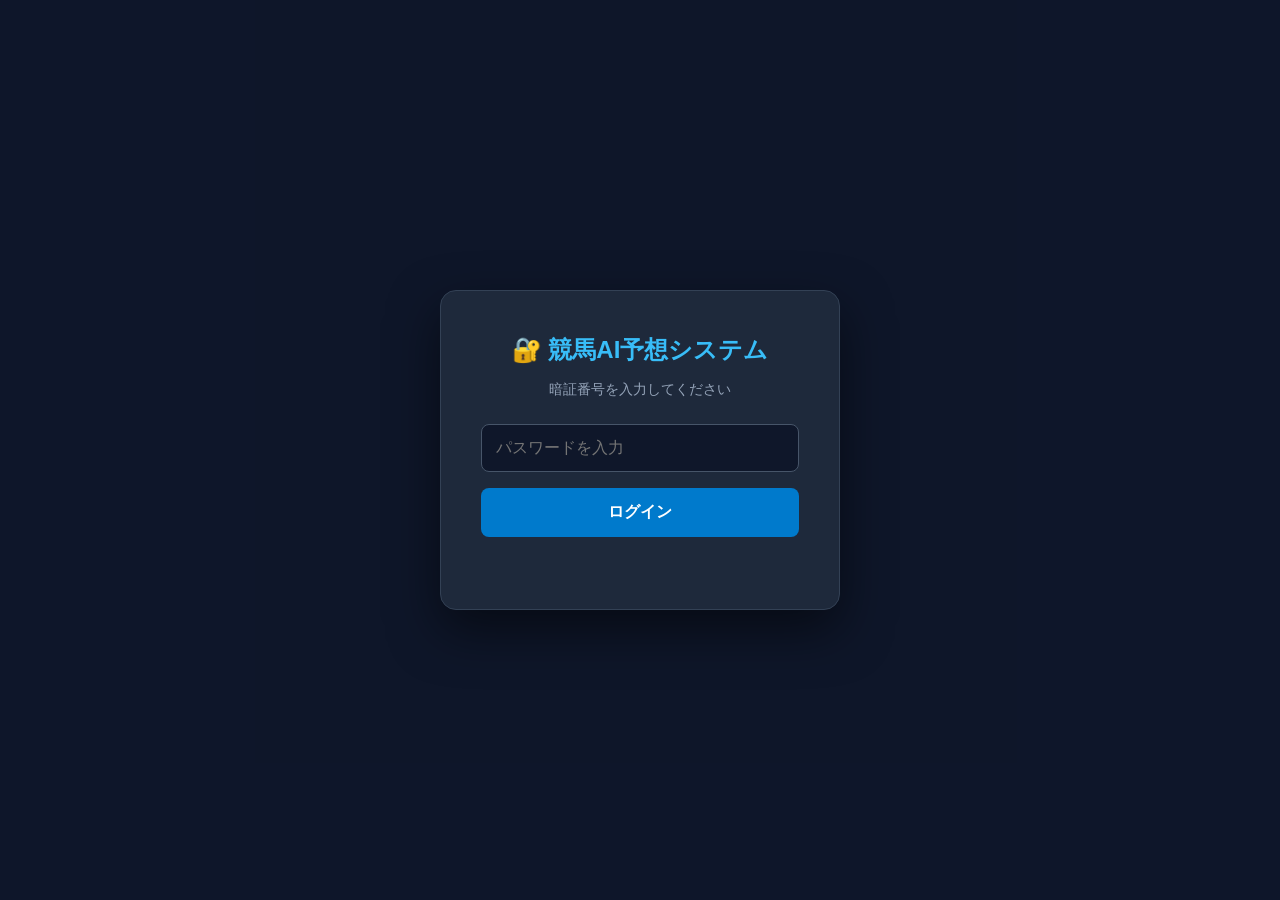
<file: web/index.html>
<!DOCTYPE html>
<html lang="ja">
<head>
    <meta charset="UTF-8">
    <meta name="viewport" content="width=device-width, initial-scale=1.0">
    <title>競馬AI予想システム - Elizabeth Web</title>
    <link rel="stylesheet" href="style.css">
</head>
<body>
    <!-- 認証オーバーレイ -->
    <div id="auth-overlay" class="auth-overlay active">
        <div class="auth-card">
            <h1>🔐 競馬AI予想システム</h1>
            <p>暗証番号を入力してください</p>
            <input type="password" id="password-input" placeholder="パスワードを入力" maxlength="10">
            <button id="auth-btn" class="auth-btn">ログイン</button>
            <div id="auth-error" class="auth-error"></div>
        </div>
    </div>

    <!-- メインコンテンツ（認証後表示） -->
    <div id="main-content" class="main-content" style="display: none;">
        <header class="app-header">
            <h1>🏇 競馬AI予想システム - Elizabeth Web</h1>
            <div class="header-info" id="header-info">
                最終更新: <span id="last-updated">-</span>
            </div>
        </header>

        <!-- タブナビゲーション -->
        <nav class="tab-nav">
            <button class="tab-btn active" data-tab="prediction">📊 タブ1：予想一覧</button>
            <button class="tab-btn" data-tab="stats">📈 タブ2：成績・学習ログ</button>
        </nav>

        <!-- タブ1：予想一覧 -->
        <section id="tab-prediction" class="tab-panel active">
            <div class="panel-header">
                <h2>🎯 全国最新予想一覧</h2>
                <span class="badge" id="prediction-count">0 レース</span>
            </div>
            <div class="card-grid" id="prediction-grid">
                <!-- 予想カードがここに挿入される -->
            </div>
        </section>

        <!-- タブ2：成績・学習ログ -->
        <section id="tab-stats" class="tab-panel">
            <div class="panel-header">
                <h2>📊 成績・学習ログ</h2>
                <span class="badge" id="stats-count">0 会場</span>
            </div>
            <div class="stats-grid" id="stats-grid">
                <!-- 統計カードがここに挿入される -->
            </div>
            <div class="learning-log" id="learning-log">
                <!-- 学習ログがここに挿入される -->
            </div>
        </section>
    </div>

    <script src="auth.js"></script>
</body>
</html>
</file>
<file: web/style.css>
/* 競馬AI予想システム - Webスタイル */
* {
    margin: 0;
    padding: 0;
    box-sizing: border-box;
}

body {
    font-family: "Hiragino Kaku Gothic ProN", "Yu Gothic", "Meiryo", sans-serif;
    background: #0f172a;
    color: #f8fafc;
    line-height: 1.6;
    min-height: 100vh;
}

/* 認証オーバーレイ */
.auth-overlay {
    position: fixed;
    top: 0;
    left: 0;
    width: 100%;
    height: 100%;
    background: rgba(15, 23, 42, 0.98);
    display: flex;
    align-items: center;
    justify-content: center;
    z-index: 1000;
    transition: opacity 0.3s ease;
}

.auth-overlay.active {
    opacity: 1;
    visibility: visible;
}

.auth-card {
    background: #1e293b;
    padding: 40px;
    border-radius: 16px;
    box-shadow: 0 20px 50px rgba(0, 0, 0, 0.5);
    text-align: center;
    max-width: 400px;
    width: 90%;
    border: 1px solid #334155;
}

.auth-card h1 {
    color: #38bdf8;
    margin-bottom: 8px;
    font-size: 24px;
}

.auth-card p {
    color: #94a3b8;
    margin-bottom: 24px;
    font-size: 14px;
}

#password-input {
    width: 100%;
    padding: 14px;
    margin-bottom: 16px;
    border-radius: 8px;
    border: 1px solid #475569;
    background: #0f172a;
    color: #f8fafc;
    font-size: 16px;
    box-sizing: border-box;
}

#password-input:focus {
    outline: none;
    border-color: #38bdf8;
}

.auth-btn {
    width: 100%;
    padding: 14px;
    background: #007acc;
    color: #ffffff;
    border: none;
    border-radius: 8px;
    font-size: 16px;
    font-weight: bold;
    cursor: pointer;
    transition: background 0.3s ease;
}

.auth-btn:hover {
    background: #005a9e;
}

.auth-error {
    margin-top: 12px;
    color: #ff4444;
    font-size: 14px;
    min-height: 20px;
}

@keyframes shake {
    0%, 100% { transform: translateX(0); }
    25% { transform: translateX(-10px); }
    75% { transform: translateX(10px); }
}

/* メインコンテンツ */
.main-content {
    max-width: 1200px;
    margin: 0 auto;
    padding: 20px;
}

.app-header {
    background: linear-gradient(135deg, #007acc 0%, #005a9e 100%);
    padding: 24px;
    border-radius: 12px;
    margin-bottom: 24px;
    text-align: center;
    box-shadow: 0 4px 15px rgba(0, 122, 204, 0.3);
}

.app-header h1 {
    color: #ffffff;
    font-size: 24px;
    margin-bottom: 8px;
}

.header-info {
    color: #bae6fd;
    font-size: 14px;
}

/* タブナビゲーション */
.tab-nav {
    display: flex;
    gap: 8px;
    margin-bottom: 24px;
    flex-wrap: wrap;
    background: #1e293b;
    padding: 8px;
    border-radius: 10px;
    border: 1px solid #334155;
}

.tab-btn {
    flex: 1;
    padding: 12px 20px;
    background: transparent;
    color: #94a3b8;
    border: none;
    border-radius: 8px;
    font-size: 14px;
    font-weight: 600;
    cursor: pointer;
    transition: all 0.3s ease;
    white-space: nowrap;
}

.tab-btn.active {
    background: #007acc;
    color: #ffffff;
    box-shadow: 0 2px 8px rgba(0, 122, 204, 0.3);
}

.tab-btn:not(.active):hover {
    background: #334155;
    color: #f8fafc;
}

/* タブパネル */
.tab-panel {
    display: none;
    animation: fadeIn 0.4s ease;
}

.tab-panel.active {
    display: block;
}

@keyframes fadeIn {
    from { opacity: 0; transform: translateY(10px); }
    to { opacity: 1; transform: translateY(0); }
}

/* パネルヘッダー */
.panel-header {
    display: flex;
    justify-content: space-between;
    align-items: center;
    margin-bottom: 20px;
}

.panel-header h2 {
    color: #38bdf8;
    font-size: 20px;
}

.badge {
    background: #007acc;
    color: #ffffff;
    padding: 4px 12px;
    border-radius: 20px;
    font-size: 13px;
    font-weight: bold;

/* 予想カードグリッド */
.card-grid {
    display: grid;
    grid-template-columns: repeat(auto-fill, minmax(320px, 1fr));
    gap: 16px;
}

.prediction-card {
    background: #1e293b;
    border: 1px solid #334155;
    border-radius: 12px;
    padding: 20px;
    transition: transform 0.3s ease, box-shadow 0.3s ease;
}

.prediction-card:hover {
    transform: translateY(-4px);
    box-shadow: 0 8px 25px rgba(0, 0, 0, 0.3);
}

.prediction-card.venue-jra {
    border-left: 4px solid #38bdf8;
}

.prediction-card.venue-nar {
    border-left: 4px solid #818cf8;
}

.card-header {
    display: flex;
    justify-content: space-between;
    align-items: center;
    margin-bottom: 16px;
    padding-bottom: 12px;
    border-bottom: 1px solid #334155;
}

.venue-badge {
    background: #007acc;
    color: #ffffff;
    padding: 4px 10px;
    border-radius: 6px;
    font-size: 12px;
    font-weight: bold;
}

.race-no {
    background: #0f172a;
    color: #f8fafc;
    padding: 4px 10px;
    border-radius: 6px;
    font-size: 14px;
    font-weight: bold;
    border: 1px solid #475569;
}

.track {
    background: #1e293b;
    color: #94a3b8;
    padding: 4px 10px;
    border-radius: 6px;
    font-size: 12px;
    border: 1px solid #334155;
}

.card-info p {
    color: #cbd5e1;
    font-size: 13px;
    margin-bottom: 4px;
}

.card-info strong {
    color: #f8fafc;
}

/* チケットアイテム */
.tickets {
    margin-top: 16px;
}

.ticket-item {
    display: flex;
    flex-wrap: wrap;
    gap: 6px;
    padding: 8px;
    background: #0f172a;
    border-radius: 8px;
    margin-bottom: 6px;
    border: 1px solid #334155;
}

.ticket-strategy {
    font-size: 11px;
    font-weight: bold;
    color: #38bdf8;
    background: rgba(56, 189, 248, 0.1);
    padding: 2px 6px;
    border-radius: 4px;
}

.ticket-bet {
    font-size: 12px;
    color: #f8fafc;
    font-weight: 600;
}

.ticket-num {
    font-size: 12px;
    color: #fbbf24;
    font-weight: bold;
    font-family: monospace;
}

.ticket-exp {
    font-size: 11px;
    color: #22d3ee;
    background: rgba(34, 211, 238, 0.1);
    padding: 2px 6px;
    border-radius: 4px;
}

.ticket-inv {
    font-size: 11px;
    color: #f472b6;
    background: rgba(244, 114, 182, 0.1);
    padding: 2px 6px;
    border-radius: 4px;
}

.ticket-ai {
    font-size: 11px;
    color: #a78bfa;
    background: rgba(167, 139, 250, 0.1);
    padding: 2px 6px;
    border-radius: 4px;
}

.ticket-star {
    font-size: 12px;
    color: #fbbf24;
}

.more-tickets {
    text-align: center;
    color: #64748b;
    font-size: 12px;
    padding: 8px;
    background: #0f172a;
    border-radius: 6px;
    border: 1px dashed #334155;
}

.empty-msg {
    text-align: center;
    color: #94a3b8;
    padding: 40px;
    font-size: 16px;
}

/* 統計カードグリッド */
.stats-grid {
    display: grid;
    grid-template-columns: repeat(auto-fill, minmax(250px, 1fr));
    gap: 16px;
    margin-bottom: 30px;
}

.stat-card {
    background: #1e293b;
    border: 1px solid #334155;
    border-radius: 12px;
    padding: 20px;
}

.stat-card h3 {
    color: #f8fafc;
    font-size: 18px;
    margin-bottom: 16px;
    border-bottom: 1px solid #334155;
    padding-bottom: 8px;
}

.weight-list {
    display: flex;
    flex-direction: column;
    gap: 6px;
}

.weight-item {
    display: flex;
    justify-content: space-between;
    padding: 6px 0;
    border-bottom: 1px solid #334155;
}

.weight-name {
    color: #94a3b8;
    font-size: 13px;
}

.weight-val {
    color: #38bdf8;
    font-size: 13px;
    font-family: monospace;
    font-weight: bold;
}

/* 学習ログ */
.learning-log {
    background: #1e293b;
    border: 1px solid #334155;
    border-radius: 12px;
    padding: 20px;
}

.log-header {
    margin-bottom: 16px;
}

.log-header h3 {
    color: #38bdf8;
    font-size: 18px;
    margin-bottom: 4px;
}

.log-header p {
    color: #94a3b8;
    font-size: 13px;
}

.log-content {
    color: #cbd5e1;
    font-size: 14px;
    line-height: 1.8;
}

.log-content p {
    margin-bottom: 8px;
}

/* レスポンシブ */
@media (max-width: 768px) {
    .main-content {
        padding: 12px;
    }

    .tab-nav {
        flex-direction: column;
    }

    .tab-btn {
        width: 100%;
        text-align: center;
    }

    .card-grid {
        grid-template-columns: 1fr;
    }

    .stats-grid {
        grid-template-columns: 1fr;
    }
}

@media (max-width: 480px) {
    .auth-card {
        padding: 24px;
        width: 85%;
    }

    .prediction-card {
        padding: 16px;
    }

    .ticket-item {
        flex-direction: column;
        align-items: flex-start;
    }

    .ticket-star {
        margin-top: 4px;
    }
}
}
</file>
